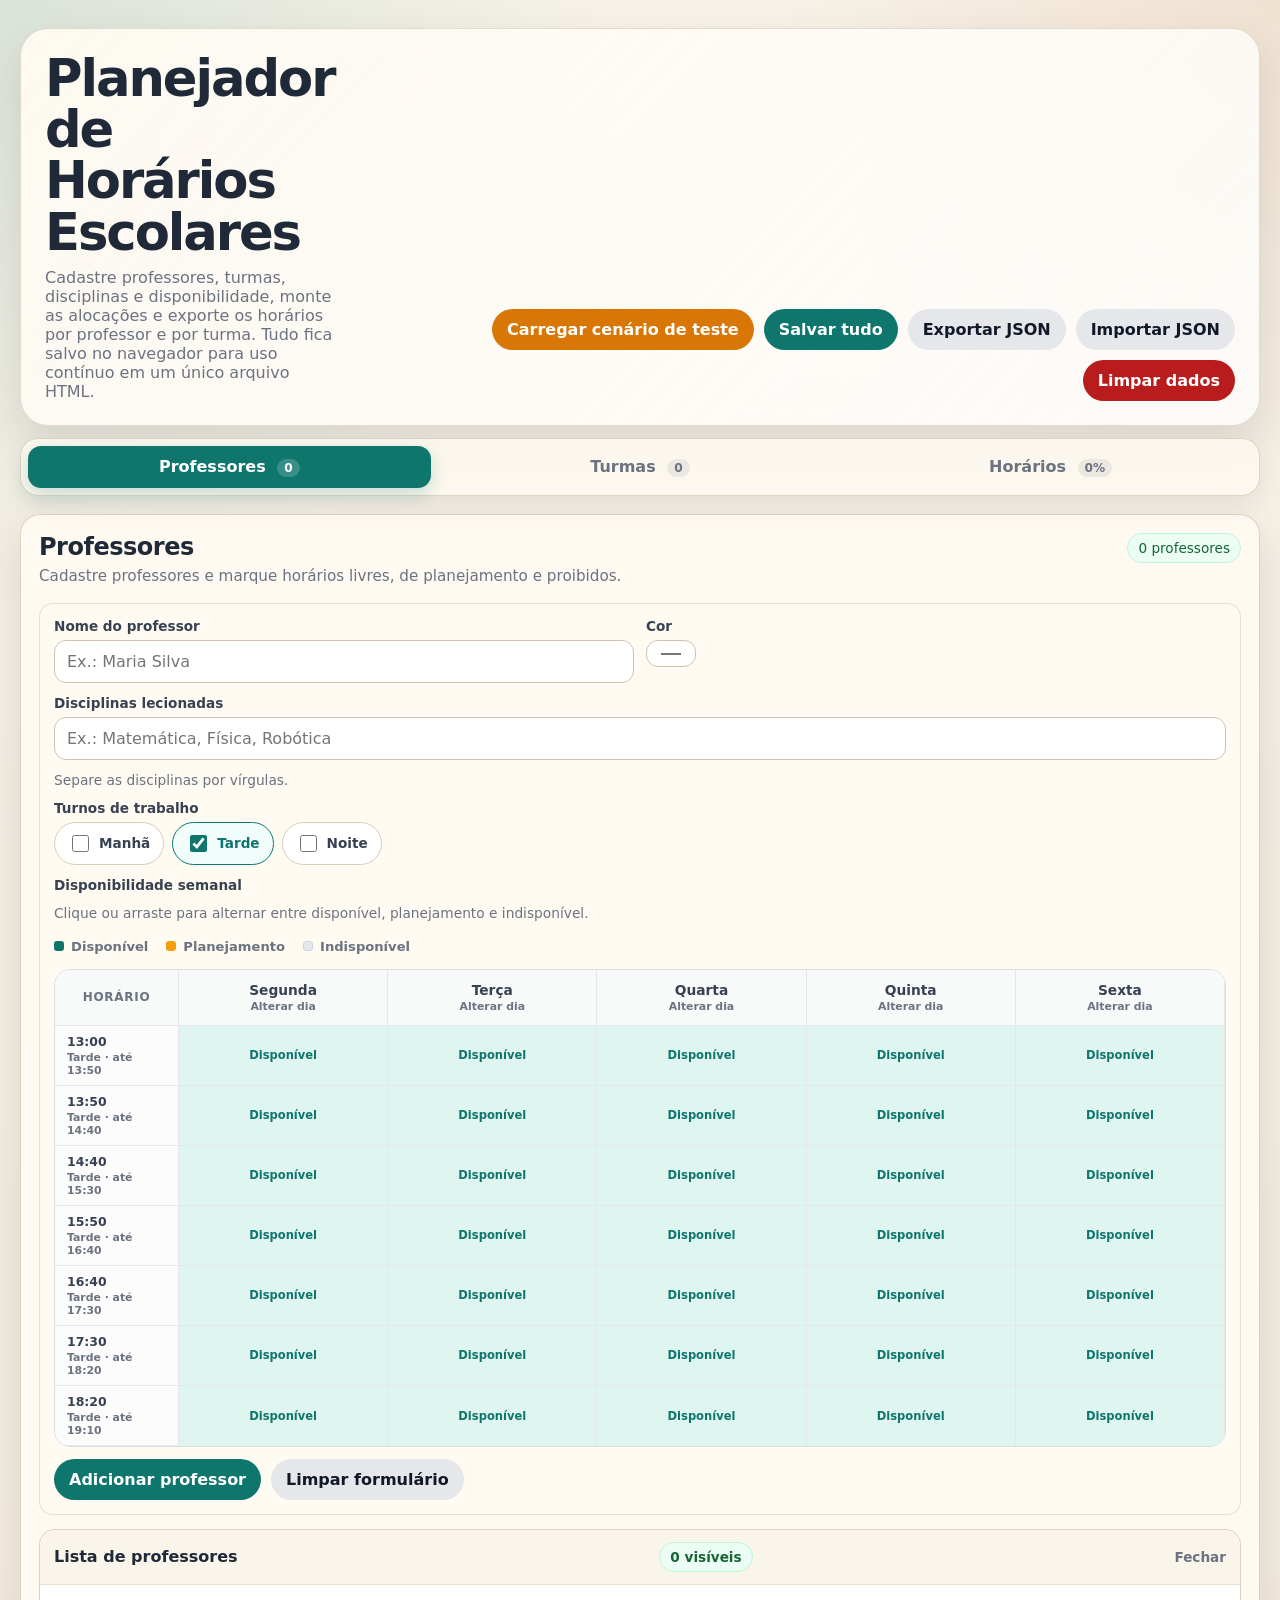
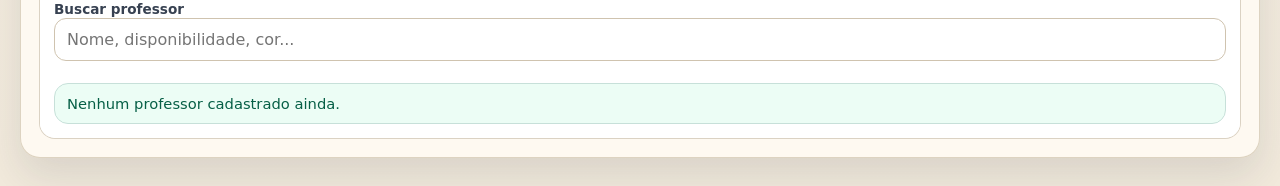
<file: index.html>
<!DOCTYPE html>
<html lang="pt-BR">
<head>
  <meta charset="UTF-8" />
  <meta name="viewport" content="width=device-width, initial-scale=1.0" />
  <meta http-equiv="refresh" content="0; url=pages/index.html" />
  <title>Planejador de Horários Escolares</title>
</head>
<body>
  <p>Redirecionando para <a href="pages/index.html">pages/index.html</a>...</p>
</body>
</html>
</file>
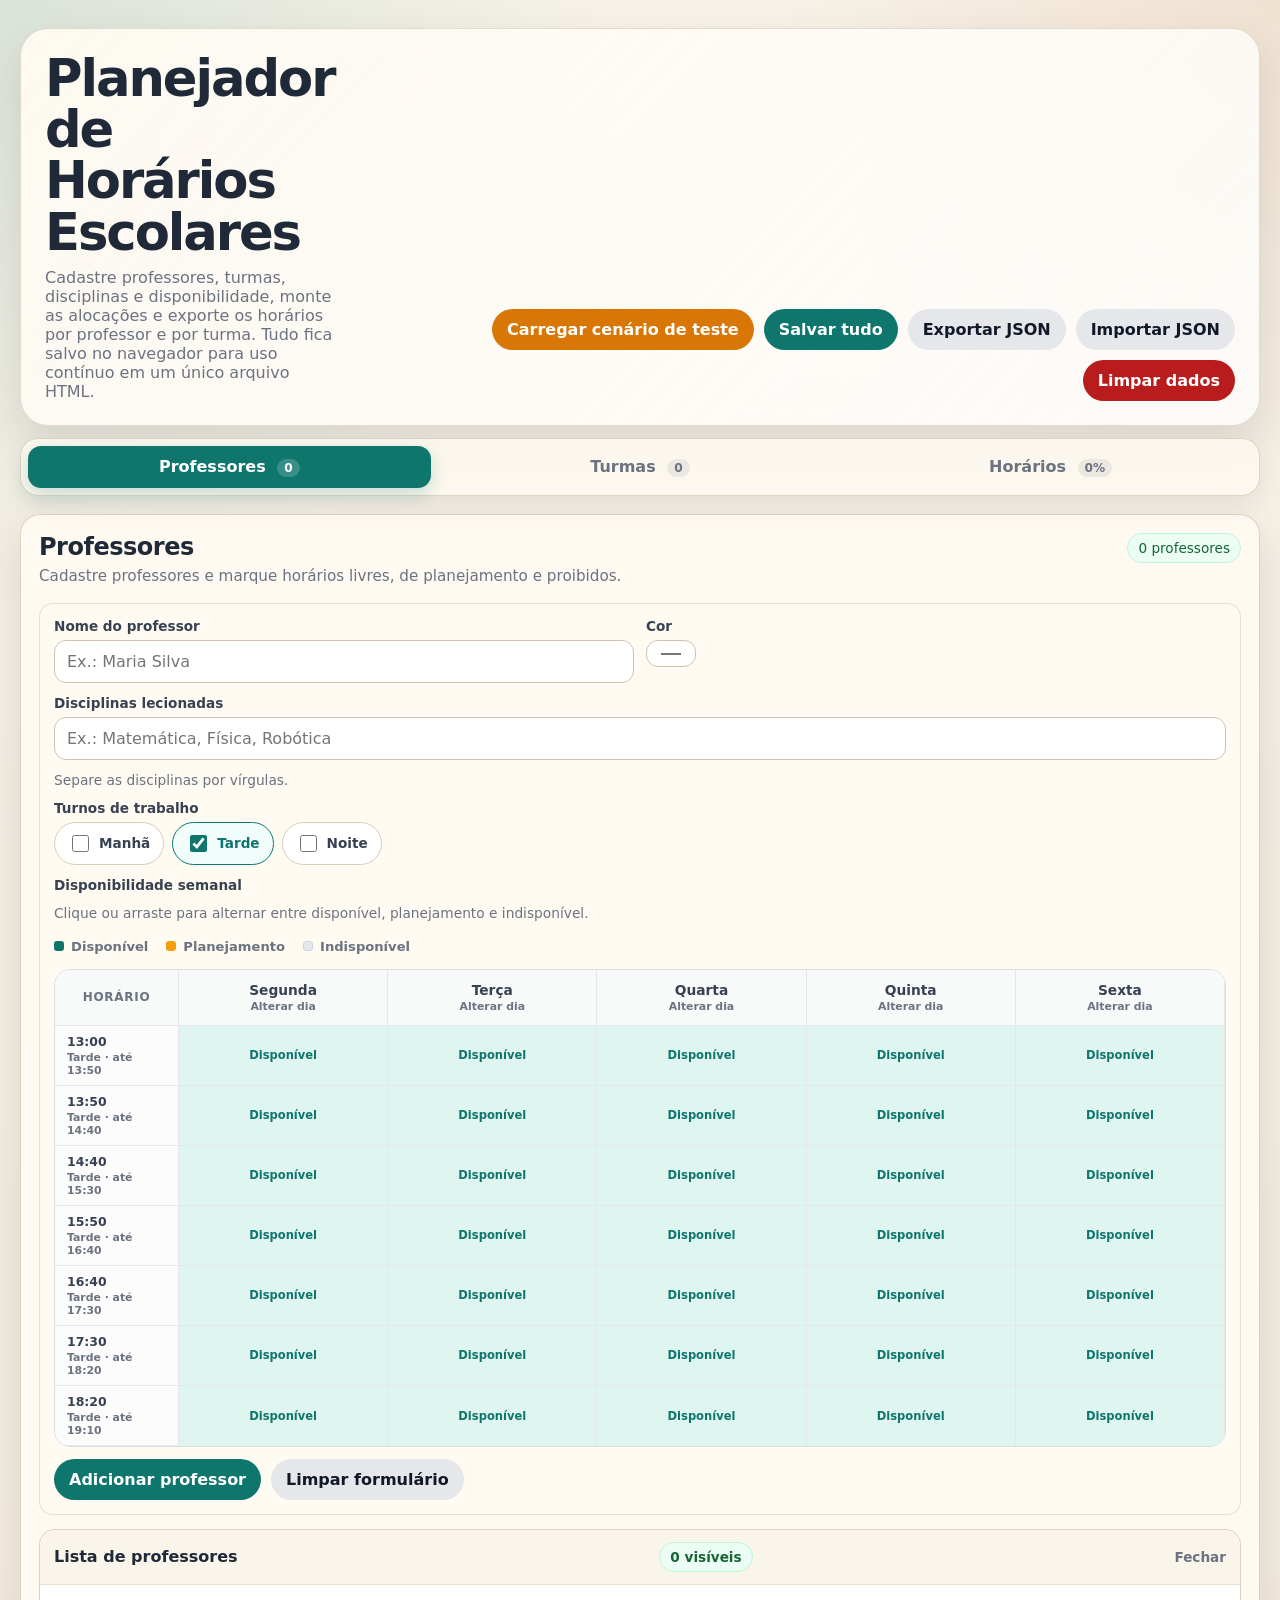
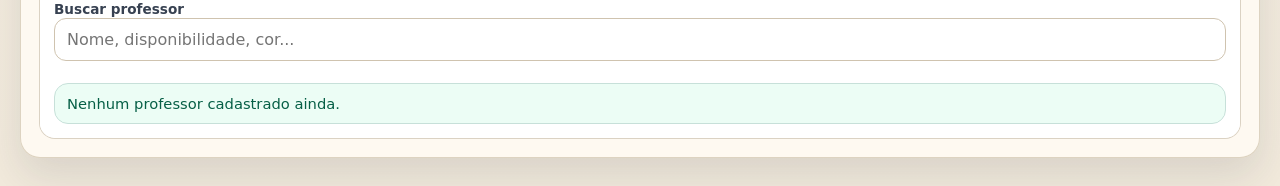
<file: pages/index.html>
<!DOCTYPE html>
<html lang="pt-BR">
<head>
  <meta charset="UTF-8" />
  <meta name="viewport" content="width=device-width, initial-scale=1.0" />
  <title>Planejador de Horários Escolares</title>
  <link rel="stylesheet" href="../elements/styles.css" />
</head>
<body>
  <header>
    <div class="hero">
      <div>
        <h1>Planejador de Horários Escolares</h1>
        <p>
          Cadastre professores, turmas, disciplinas e disponibilidade, monte as alocações e exporte os horários por professor e por turma.
          Tudo fica salvo no navegador para uso contínuo em um único arquivo HTML.
        </p>
      </div>
      <div class="hero-actions">
        <button class="secondary" id="btnLoadExample">Carregar cenário de teste</button>
        <button class="primary" id="btnSaveAll">Salvar tudo</button>
        <button class="ghost" id="btnExportJson">Exportar JSON</button>
        <button class="ghost" id="btnImportJson">Importar JSON</button>
        <button class="danger" id="btnResetAll">Limpar dados</button>
      </div>
    </div>
  </header>

  <main>
    <nav class="tabs" aria-label="Áreas do planejador">
      <button class="tab-button active" data-tab="teachers">Professores <span id="tabTeachersCount">0</span></button>
      <button class="tab-button" data-tab="classes">Turmas <span id="tabClassesCount">0</span></button>
      <button class="tab-button" data-tab="schedule">Horários <span id="tabCoverage">0%</span></button>
    </nav>
    <div class="grid">
      <section class="overview tab-panel hidden" data-panel="schedule" aria-label="Resumo do planejamento">
        <div class="metric"><span>Professores</span><strong id="metricTeachers">0</strong></div>
        <div class="metric"><span>Turmas</span><strong id="metricClasses">0</strong></div>
        <div class="metric"><span>Aulas previstas</span><strong id="metricRequired">0</strong></div>
        <div class="metric"><span>Aulas alocadas</span><strong id="metricAllocated">0</strong></div>
        <div class="metric accent"><span>Cobertura</span><strong id="metricCoverage">0%</strong></div>
      </section>

      <section class="card tab-panel hidden" data-panel="schedule" style="grid-column: span 12;">
        <div class="card-header">
          <div>
            <h2>Preferências da geração</h2>
            <p>Escolha o comportamento desejado. Restrições proibidas e conflitos nunca são ignorados.</p>
          </div>
          <span class="chip green">Motor inteligente</span>
        </div>
        <div class="card-body settings-grid">
          <label class="setting"><input id="preferDouble" type="checkbox" /> <span><strong>Favorecer aulas geminadas</strong><small>Agrupa duas aulas seguidas da mesma disciplina.</small></span></label>
          <label class="setting"><input id="avoidDouble" type="checkbox" /> <span><strong>Evitar aulas geminadas</strong><small>Distribui a disciplina ao longo da semana.</small></span></label>
          <label class="setting"><input id="preferFreeDays" type="checkbox" /> <span><strong>Concentrar dias do professor</strong><small>Tenta preservar dias inteiros livres.</small></span></label>
          <label class="setting"><input id="avoidGaps" type="checkbox" /> <span><strong>Evitar janelas</strong><small>Prefere horários consecutivos para professores.</small></span></label>
          <label class="setting"><input id="allowPlanning" type="checkbox" /> <span><strong>Usar planejamento como último recurso</strong><small>Só utiliza se não houver horário livre viável.</small></span></label>
          <div class="setting select-setting"><span><strong>Máximo de aulas/dia por professor</strong><small>Ajuda a equilibrar a carga diária.</small></span><select id="maxTeacherDaily"><option>3</option><option>4</option><option selected>5</option><option>6</option><option>7</option></select></div>
        </div>
      </section>

      <section class="card tab-panel" data-panel="teachers" style="grid-column: span 12;">
        <div class="card-header">
          <div>
            <h2>Professores</h2>
            <p>Cadastre professores e marque horários livres, de planejamento e proibidos.</p>
          </div>
          <span class="chip green" id="teachersCount">0 professores</span>
        </div>
        <div class="card-body">
          <div class="panel">
            <div class="form-grid">
              <div class="field large">
                <label for="teacherName">Nome do professor</label>
                <input id="teacherName" placeholder="Ex.: Maria Silva" />
              </div>
              <div class="field medium">
                <label for="teacherColor">Cor</label>
                <input id="teacherColor" type="color" value="#0f766e" />
              </div>
              <div class="field full">
                <label for="teacherSubjects">Disciplinas lecionadas</label>
                <input id="teacherSubjects" placeholder="Ex.: Matemática, Física, Robótica" />
                <div class="helper">Separe as disciplinas por vírgulas.</div>
              </div>
              <div class="field full">
                <label>Turnos de trabalho</label>
                <div class="shift-picker" id="teacherShifts">
                  <label><input type="checkbox" value="Manhã"> Manhã</label>
                  <label><input type="checkbox" value="Tarde" checked> Tarde</label>
                  <label><input type="checkbox" value="Noite"> Noite</label>
                </div>
              </div>
              <div class="field full">
                <label>Disponibilidade semanal</label>
                <div class="helper">Clique ou arraste para alternar entre disponível, planejamento e indisponível.</div>
                <div class="agenda-legend" aria-label="Legenda">
                  <span><i class="legend-dot available"></i> Disponível</span>
                  <span><i class="legend-dot planning"></i> Planejamento</span>
                  <span><i class="legend-dot blocked"></i> Indisponível</span>
                </div>
                <div class="weekly-agenda-wrap">
                  <div class="weekly-agenda" id="teacherAvailability"></div>
                </div>
              </div>
            </div>
            <div class="btn-row">
              <button class="primary" id="btnAddTeacher">Adicionar professor</button>
              <button class="ghost" id="btnClearTeacherForm">Limpar formulário</button>
            </div>
          </div>
          <details class="collapsible-panel" id="teachersPanel">
            <summary>
              <span>Lista de professores</span>
              <span class="chip green" id="teachersVisibleCount">0 visíveis</span>
            </summary>
            <div class="collapsible-content">
              <div class="search-box">
                <label for="teacherSearch">Buscar professor</label>
                <input id="teacherSearch" placeholder="Nome, disponibilidade, cor..." />
              </div>
              <div class="list" id="teachersList"></div>
            </div>
          </details>
        </div>
      </section>

      <section class="card tab-panel hidden" data-panel="classes" style="grid-column: span 12;">
        <div class="card-header">
          <div>
            <h2>Turmas e disciplinas</h2>
            <p>Defina turmas, disciplinas e os professores possíveis para cada disciplina da turma.</p>
          </div>
          <span class="chip warm" id="classesCount">0 turmas</span>
        </div>
        <div class="card-body">
          <div class="panel">
            <div class="form-grid">
              <div class="field large">
                <label for="className">Nome da turma</label>
                <input id="className" placeholder="Ex.: 7º Ano A" />
              </div>
              <div class="field medium">
                <label for="classShift">Turno</label>
                <select id="classShift">
                  <option value="Manhã">Manhã</option>
                  <option value="Tarde">Tarde</option>
                  <option value="Noite">Noite</option>
                </select>
              </div>
              <div class="field medium">
                <label for="classGrade">Etapa/Série</label>
                <input id="classGrade" placeholder="Ex.: Fundamental II" />
              </div>
              <div class="field full">
                <label for="classNotes">Observações</label>
                <textarea id="classNotes" placeholder="Ex.: aula de reforço, laboratório, atendimento etc."></textarea>
              </div>
              <div class="field full">
                <label>Horários disponíveis da turma</label>
                <div class="helper">Clique ou arraste para marcar horários. Clique no nome de um dia para selecionar a coluna inteira.</div>
                <div class="agenda-legend" aria-label="Legenda">
                  <span><i class="legend-dot available"></i> Disponível</span>
                  <span><i class="legend-dot blocked"></i> Indisponível</span>
                </div>
                <div class="weekly-agenda-wrap">
                  <div class="weekly-agenda" id="classAvailability"></div>
                </div>
              </div>
            </div>
            <div class="btn-row">
              <button class="primary" id="btnAddClass">Adicionar turma</button>
              <button class="ghost" id="btnClearClassForm">Limpar formulário</button>
            </div>
          </div>
          <div class="panel">
            <div class="form-grid">
              <div class="field medium">
                <label for="subjectClass">Turma</label>
                <select id="subjectClass"></select>
              </div>
              <div class="field medium">
                <label for="subjectName">Disciplina</label>
                <input id="subjectName" placeholder="Ex.: Matemática" />
              </div>
              <div class="field medium">
                <label for="subjectWeekly">Aulas/semana</label>
                <input id="subjectWeekly" type="number" min="0" value="1" />
              </div>
              <div class="field medium">
                <label>Carga atual da turma</label>
                <div class="load-preview" id="subjectClassLoad"><strong>0</strong><span>aulas semanais</span></div>
              </div>
              <div class="field full">
                <div class="picker-heading">
                  <div>
                    <label>Professores possíveis</label>
                    <div class="helper">Marque quem pode assumir a disciplina. Professores que já a lecionam aparecem primeiro.</div>
                  </div>
                  <span class="chip" id="selectedTeachersCount">0 selecionados</span>
                </div>
                <div class="teacher-picker" id="subjectTeachersPicker"></div>
              </div>
            </div>
            <div class="btn-row">
              <button class="secondary" id="btnAddSubject">Adicionar disciplina à grade</button>
            </div>
          </div>
          <details class="collapsible-panel" id="classesPanel">
            <summary>
              <span>Lista de turmas</span>
              <span class="chip warm" id="classesVisibleCount">0 visíveis</span>
            </summary>
            <div class="collapsible-content">
              <div class="search-box">
                <label for="classSearch">Buscar turma</label>
                <input id="classSearch" placeholder="Turma, disciplina, professor, observação..." />
              </div>
              <div class="list" id="classesList"></div>
            </div>
          </details>
        </div>
      </section>

      <section class="card tab-panel hidden" data-panel="schedule" style="grid-column: span 12;">
        <div class="card-header">
          <div>
            <h2>Grade de alocação</h2>
            <p>Edite manualmente ou gere a grade completa respeitando restrições e preferências.</p>
          </div>
          <span class="chip" id="allocationsCount">0 alocações</span>
        </div>
        <div class="card-body">
          <div class="panel">
            <div class="schedule-grid">
              <div class="field wide">
                <label for="scheduleClass">Turma</label>
                <select id="scheduleClass"></select>
              </div>
              <div class="field narrow">
                <label for="scheduleDay">Dia</label>
                <select id="scheduleDay"></select>
              </div>
              <div class="field narrow">
                <label for="schedulePeriod">Horário</label>
                <select id="schedulePeriod"></select>
              </div>
              <div class="field wide">
                <label for="scheduleSubject">Disciplina</label>
                <select id="scheduleSubject"></select>
              </div>
              <div class="field wide">
                <label for="scheduleTeacher">Professor</label>
                <select id="scheduleTeacher"></select>
              </div>
              <div class="field full">
                <div class="helper">Os blocos vão de 13:00 a 19:10, com intervalo entre 15:30 e 15:50. Cada combinação turma + dia + horário deve ser única.</div>
              </div>
            </div>
            <div class="btn-row">
              <button class="primary" id="btnAddAllocation">Salvar alocação</button>
              <button class="secondary" id="btnAutoAllocate">Alocação automática</button>
              <button class="ghost" id="btnAnalyzeSchedule">Analisar restrições</button>
              <button class="ghost" id="btnAutoSuggest">Sugerir professor</button>
              <button class="danger" id="btnClearAllocations">Limpar alocações</button>
            </div>
            <div class="notice warn hidden" id="allocationWarning"></div>
            <div class="diagnostic-panel hidden" id="diagnosticPanel" aria-live="polite"></div>
          </div>
          <div class="table-wrap">
            <table id="scheduleTable"></table>
          </div>
        </div>
      </section>

      <section class="card tab-panel hidden" data-panel="schedule" style="grid-column: span 6;">
        <div class="card-header">
          <div>
            <h2>Exportação por professor</h2>
            <p>Tabelas com turma, disciplina e horário de cada professor.</p>
          </div>
        </div>
        <div class="card-body">
          <div class="export-filter">
            <label for="exportTeacherSelect">Professor</label>
            <select id="exportTeacherSelect"></select>
          </div>
          <div class="btn-row">
            <button class="primary" id="btnExportAllTeachers">Exportar Horários Individuais</button>
            <button class="secondary" id="btnExportTeacherMatrix">Exportar Geral</button>
            <button class="primary" id="btnExportTeachersPdf">Salvar Individual</button>
            <button class="ghost" id="btnExportTeachersCsv">Exportar CSV</button>
          </div>
          <div class="table-wrap" style="margin-top: 14px;">
            <table id="teachersExportTable"></table>
          </div>
        </div>
      </section>

      <section class="card tab-panel hidden" data-panel="schedule" style="grid-column: span 6;">
        <div class="card-header">
          <div>
            <h2>Exportação semanal por turma</h2>
            <p>Cada turma em uma página, com a semana completa organizada por horário.</p>
          </div>
        </div>
        <div class="card-body">
          <div class="export-filter">
            <label for="exportClassSelect">Turma</label>
            <select id="exportClassSelect"></select>
          </div>
          <div class="btn-row">
            <button class="primary" id="btnExportDaysPdf">Exportar Turma</button>
            <button class="secondary" id="btnExportAllClasses">Exportar Todos</button>
            <button class="ghost" id="btnExportDaysCsv">Exportar CSV</button>
          </div>
          <div class="table-wrap" style="margin-top: 14px;">
            <div id="daysExportTable" class="day-class-pages"></div>
          </div>
        </div>
      </section>
    </div>
  </main>

  <input id="fileImport" type="file" accept="application/json" class="hidden" />

  <div class="modal-backdrop hidden" id="slotModal" role="dialog" aria-modal="true" aria-labelledby="slotModalTitle">
    <div class="slot-modal-card">
      <div class="slot-modal-header">
        <div><span class="eyebrow">Definir aula-base</span><h3 id="slotModalTitle">Horário da turma</h3></div>
        <button class="icon-button" id="btnCloseSlotModal" aria-label="Fechar">×</button>
      </div>
      <div class="slot-context" id="slotModalContext"></div>
      <div class="form-grid">
        <div class="field full"><label for="slotSubject">Disciplina</label><select id="slotSubject"></select></div>
        <div class="field full"><label for="slotTeacher">Professor</label><div class="slot-teacher-options" id="slotTeacher"></div></div>
        <label class="setting field full"><input id="slotLocked" type="checkbox" checked><span><strong>Manter esta aula fixa</strong><small>A geração automática preservará esta escolha e completará o restante da grade.</small></span></label>
      </div>
      <div class="notice warn hidden" id="slotModalWarning"></div>
      <div class="slot-modal-actions">
        <button class="danger ghost hidden" id="btnRemoveSlot">Remover aula</button>
        <span></span>
        <button class="ghost" id="btnCancelSlot">Cancelar</button>
        <button class="primary" id="btnSaveSlot">Salvar aula</button>
      </div>
    </div>
  </div>

  <script src="../scripts/app.js"></script>
</body>
</html>
</file>
<file: elements/styles.css>
:root {
  --bg: #f3efe7;
  --panel: #fffaf2;
  --panel-2: #f7f0e3;
  --ink: #1f2937;
  --muted: #6b7280;
  --line: #d8cdb9;
  --accent: #0f766e;
  --accent-2: #b45309;
  --danger: #b91c1c;
  --success: #166534;
  --shadow: 0 18px 40px rgba(31, 41, 55, 0.12);
  --radius: 20px;
  --radius-sm: 14px;
  --slot: minmax(92px, 1fr);
}

html { scroll-behavior: smooth; }

* { box-sizing: border-box; }
body {
  margin: 0;
  font-family: ui-sans-serif, system-ui, -apple-system, BlinkMacSystemFont, "Segoe UI", sans-serif;
  color: var(--ink);
  background:
    radial-gradient(circle at top left, rgba(15, 118, 110, 0.12), transparent 28%),
    radial-gradient(circle at top right, rgba(180, 83, 9, 0.10), transparent 24%),
    linear-gradient(180deg, #f7f2e8 0%, #f2eadc 100%);
  min-height: 100vh;
}

header {
  padding: 28px 20px 12px;
  max-width: 1500px;
  margin: 0 auto;
}

.hero {
  display: grid;
  grid-template-columns: 1.3fr auto;
  gap: 16px;
  align-items: end;
  padding: 24px;
  background: linear-gradient(135deg, rgba(255,250,242,0.95), rgba(255,255,255,0.75));
  border: 1px solid rgba(216, 205, 185, 0.7);
  border-radius: 28px;
  box-shadow: var(--shadow);
  backdrop-filter: blur(8px);
}

.hero h1 {
  margin: 0 0 10px;
  font-size: clamp(2rem, 4vw, 3.5rem);
  line-height: 1;
  letter-spacing: -0.04em;
}

.hero p {
  margin: 0;
  color: var(--muted);
  max-width: 72ch;
  font-size: 1rem;
}

.hero-actions {
  display: flex;
  gap: 10px;
  flex-wrap: wrap;
  justify-content: flex-end;
}

main {
  max-width: 1500px;
  margin: 0 auto;
  padding: 0 20px 28px;
}

.tabs {
  display: grid;
  grid-template-columns: repeat(3, 1fr);
  gap: 8px;
  padding: 7px;
  margin: 0 0 18px;
  border: 1px solid rgba(216, 205, 185, .85);
  border-radius: 18px;
  background: rgba(255, 250, 242, .8);
  box-shadow: 0 10px 25px rgba(31, 41, 55, .07);
  position: sticky;
  top: 8px;
  z-index: 10;
  backdrop-filter: blur(12px);
}
.tab-button {
  color: var(--muted);
  background: transparent;
  border-radius: 13px;
}
.tab-button span {
  display: inline-flex;
  margin-left: 6px;
  padding: 2px 7px;
  border-radius: 999px;
  background: rgba(107, 114, 128, .12);
  font-size: .76rem;
}
.tab-button.active { color: #fff; background: var(--accent); box-shadow: 0 7px 18px rgba(15, 118, 110, .22); }
.tab-button.active span { background: rgba(255,255,255,.18); }

.grid {
  display: grid;
  gap: 18px;
  grid-template-columns: repeat(12, 1fr);
}

.overview {
  grid-column: 1 / -1;
  display: grid;
  grid-template-columns: repeat(5, 1fr);
  gap: 12px;
}

.metric {
  padding: 16px 18px;
  background: rgba(255, 250, 242, 0.9);
  border: 1px solid rgba(216, 205, 185, 0.85);
  border-radius: 16px;
  box-shadow: 0 10px 25px rgba(31, 41, 55, 0.07);
}
.metric span { display: block; color: var(--muted); font-size: .82rem; font-weight: 700; }
.metric strong { display: block; margin-top: 4px; font-size: 1.65rem; letter-spacing: -.04em; }
.metric.accent { background: var(--accent); color: #fff; border-color: var(--accent); }
.metric.accent span { color: rgba(255,255,255,.78); }

.settings-grid {
  display: grid;
  grid-template-columns: repeat(3, 1fr);
  gap: 10px;
}
.setting {
  display: flex;
  align-items: flex-start;
  gap: 11px;
  padding: 14px;
  background: #fff;
  border: 1px solid #e2d8c7;
  border-radius: 14px;
  cursor: pointer;
}
.setting:has(input:checked) { border-color: var(--accent); background: #f0fdfa; }
.setting input { width: 18px; height: 18px; accent-color: var(--accent); }
.setting span { display: grid; gap: 4px; }
.setting small { color: var(--muted); font-weight: 500; line-height: 1.35; }
.select-setting { justify-content: space-between; align-items: center; cursor: default; }
.select-setting select { width: 74px; }

.card {
  background: rgba(255, 250, 242, 0.92);
  border: 1px solid rgba(216, 205, 185, 0.85);
  border-radius: var(--radius);
  box-shadow: var(--shadow);
  overflow: hidden;
}

.card h2, .card h3 {
  margin: 0;
  letter-spacing: -0.02em;
}

.card-header {
  padding: 18px 18px 0;
  display: flex;
  justify-content: space-between;
  align-items: start;
  gap: 16px;
}

.card-header p {
  margin: 6px 0 0;
  color: var(--muted);
  font-size: 0.95rem;
}

.card-body { padding: 18px; }

.panel {
  background: var(--panel);
  border: 1px solid rgba(216, 205, 185, 0.6);
  border-radius: var(--radius-sm);
  padding: 14px;
  margin-bottom: 14px;
}

.panel:last-child { margin-bottom: 0; }

.form-grid {
  display: grid;
  gap: 12px;
  grid-template-columns: repeat(12, 1fr);
}

.field { grid-column: span 4; display: flex; flex-direction: column; gap: 6px; }
.field.small { grid-column: span 2; }
.field.medium { grid-column: span 3; }
.field.large { grid-column: span 6; }
.field.full { grid-column: 1 / -1; }

label {
  font-size: 0.85rem;
  font-weight: 700;
  color: #374151;
}

input, select, textarea, button {
  font: inherit;
}

input, select, textarea {
  border: 1px solid #cfc3af;
  border-radius: 12px;
  background: #fff;
  padding: 11px 12px;
  color: var(--ink);
  outline: none;
}

input:focus, select:focus, textarea:focus {
  border-color: var(--accent);
  box-shadow: 0 0 0 3px rgba(15, 118, 110, 0.15);
}

textarea { min-height: 120px; resize: vertical; }

.btn-row {
  display: flex;
  flex-wrap: wrap;
  gap: 10px;
  margin-top: 12px;
}

button {
  border: 0;
  border-radius: 999px;
  padding: 11px 15px;
  cursor: pointer;
  font-weight: 700;
  transition: transform 0.15s ease, opacity 0.15s ease, background 0.15s ease;
}

button:hover { transform: translateY(-1px); }
button:active { transform: translateY(0); opacity: 0.92; }

.primary { background: var(--accent); color: white; }
.secondary { background: #d97706; color: white; }
.ghost { background: #e5e7eb; color: #111827; }
.danger { background: var(--danger); color: white; }
.success { background: var(--success); color: white; }

.list {
  display: grid;
  gap: 10px;
}

.collapsible-panel {
  margin-top: 14px;
  border: 1px solid rgba(207, 195, 175, 0.75);
  border-radius: 16px;
  background: #fff;
  overflow: hidden;
}

.collapsible-panel > summary {
  list-style: none;
  cursor: pointer;
  display: flex;
  align-items: center;
  justify-content: space-between;
  gap: 12px;
  padding: 12px 14px;
  background: #faf5eb;
  font-weight: 800;
  user-select: none;
}

.collapsible-panel > summary::-webkit-details-marker { display: none; }

.collapsible-panel > summary::after {
  content: 'Abrir';
  font-size: 0.85rem;
  color: var(--muted);
  font-weight: 700;
}

.collapsible-panel[open] > summary::after { content: 'Fechar'; }

.collapsible-content {
  padding: 14px;
  border-top: 1px solid #eadfce;
  background: #fff;
}

.search-box {
  margin-bottom: 12px;
}

.search-box input {
  width: 100%;
}

.picker-heading { display: flex; align-items: end; justify-content: space-between; gap: 12px; margin-bottom: 10px; }
.load-preview { display: flex; align-items: baseline; gap: 7px; min-height: 43px; padding: 9px 12px; border: 1px solid #cfc3af; border-radius: 12px; background: #f8faf9; }
.load-preview strong { color: var(--accent); font-size: 1.15rem; }
.load-preview span { color: var(--muted); font-size: .74rem; }
.shift-picker { display: flex; flex-wrap: wrap; gap: 8px; }
.shift-picker label { display: inline-flex; align-items: center; gap: 7px; padding: 9px 13px; border: 1px solid #d8cdb9; border-radius: 999px; background: #fff; cursor: pointer; }
.shift-picker label:has(input:checked) { border-color: var(--accent); background: #f0fdfa; color: var(--accent); }
.shift-picker input { width: 17px; height: 17px; accent-color: var(--accent); }
.teacher-picker { display: grid; grid-template-columns: repeat(2, minmax(0, 1fr)); gap: 8px; max-height: 290px; overflow: auto; padding: 2px; }
.teacher-option { display: grid; grid-template-columns: auto auto minmax(0, 1fr) auto; align-items: center; gap: 10px; padding: 11px; border: 1px solid #e2d8c7; border-radius: 12px; background: #fff; cursor: pointer; transition: border-color .12s ease, background .12s ease, box-shadow .12s ease; }
.teacher-option:hover { border-color: #9ccbc3; }
.teacher-option.selected { border-color: var(--accent); background: #f0fdfa; box-shadow: inset 0 0 0 1px var(--accent); }
.teacher-option input { width: 17px; height: 17px; accent-color: var(--accent); }
.teacher-option > i, .subject-teacher i { width: 10px; height: 28px; border-radius: 999px; background: var(--teacher-color); }
.teacher-option span { min-width: 0; display: grid; gap: 2px; }
.teacher-option strong, .teacher-option small { overflow: hidden; text-overflow: ellipsis; white-space: nowrap; }
.teacher-option small { color: var(--muted); font-size: .72rem; }
.teacher-option em { padding: 4px 7px; border-radius: 999px; background: #dcfce7; color: #166534; font-size: .65rem; font-style: normal; font-weight: 800; }
.picker-empty, .curriculum-empty { padding: 18px; border: 1px dashed #cfc3af; border-radius: 12px; color: var(--muted); text-align: center; }

.curriculum-summary { margin-top: 12px; overflow: hidden; border: 1px solid #d9e0dc; border-radius: 14px; background: #fff; }
.curriculum-heading { display: flex; align-items: center; justify-content: space-between; gap: 12px; padding: 13px 15px; background: #f8faf9; border-bottom: 1px solid #e5e7eb; }
.curriculum-heading > div:first-child { display: grid; gap: 2px; }
.curriculum-heading span { color: var(--muted); font-size: .75rem; }
.total-load { display: flex; align-items: baseline; gap: 6px; color: var(--accent); }
.total-load strong { font-size: 1.35rem; }
.curriculum-list { display: grid; }
.curriculum-row { display: grid; grid-template-columns: minmax(220px, 1fr) 110px 34px; align-items: center; gap: 12px; padding: 11px 14px; border-bottom: 1px solid #edf0ee; }
.curriculum-row:last-child { border-bottom: 0; }
.curriculum-row:hover { background: #fbfdfc; }
.subject-main { display: grid; gap: 6px; }
.subject-teachers { display: flex; flex-wrap: wrap; gap: 5px 10px; }
.subject-teacher { display: inline-flex; align-items: center; gap: 5px; color: var(--muted); font-size: .72rem; }
.subject-teacher i { width: 5px; height: 14px; }
.subject-unassigned { color: var(--danger); font-size: .72rem; font-weight: 700; }
.weekly-load { display: grid; justify-items: end; color: var(--muted); font-size: .68rem; }
.weekly-load strong { color: var(--ink); font-size: 1rem; }
.icon-button { display: grid; place-items: center; width: 30px; height: 30px; padding: 0; border-radius: 8px; }
.danger-soft { background: #fff1f2; color: #be123c; }

.item {
  border: 1px solid rgba(207, 195, 175, 0.75);
  border-radius: 14px;
  background: #fff;
  padding: 12px;
}

.item-top {
  display: flex;
  align-items: center;
  justify-content: space-between;
  gap: 12px;
  margin-bottom: 10px;
}

.item-title {
  font-weight: 800;
  font-size: 1rem;
}

.item-subtitle {
  color: var(--muted);
  font-size: 0.88rem;
  margin-top: 4px;
}

.chips {
  display: flex;
  flex-wrap: wrap;
  gap: 8px;
}

.chip {
  display: inline-flex;
  align-items: center;
  gap: 6px;
  padding: 6px 10px;
  border-radius: 999px;
  background: #eff6ff;
  color: #1d4ed8;
  font-size: 0.85rem;
  border: 1px solid #bfdbfe;
}

.chip.warm { background: #fff7ed; color: #9a3412; border-color: #fed7aa; }
.chip.green { background: #ecfdf5; color: #166534; border-color: #bbf7d0; }
.chip.red { background: #fef2f2; color: #b91c1c; border-color: #fecaca; }

.availability {
  display: grid;
  gap: 8px;
  grid-template-columns: repeat(5, minmax(96px, 1fr));
  margin-top: 10px;
}

.availability .slot {
  border-radius: 12px;
  border: 1px solid #cfc3af;
  padding: 9px 8px;
  font-size: 0.82rem;
  text-align: center;
  cursor: pointer;
  user-select: none;
  background: #fff;
}

.availability .slot[data-state="free"] { background: #ecfdf5; border-color: #bbf7d0; color: #166534; }
.availability .slot[data-state="planning"] { background: #fff7ed; border-color: #fdba74; color: #9a3412; }
.availability .slot[data-state="forbidden"] { background: #fef2f2; border-color: #fecaca; color: #b91c1c; }

.agenda-legend {
  display: flex;
  gap: 18px;
  margin: 12px 0 9px;
  color: var(--muted);
  font-size: .82rem;
  font-weight: 650;
}
.agenda-legend span { display: inline-flex; align-items: center; gap: 7px; }
.legend-dot { width: 10px; height: 10px; border-radius: 3px; }
.legend-dot.available { background: var(--accent); }
.legend-dot.planning { background: #f59e0b; }
.legend-dot.blocked { background: #e5e7eb; border: 1px solid #cbd5e1; }
.weekly-agenda-wrap {
  overflow-x: auto;
  border: 1px solid #d9e0dc;
  border-radius: 16px;
  background: #fff;
  box-shadow: inset 0 1px rgba(255,255,255,.8);
}
.weekly-agenda {
  display: grid;
  grid-template-columns: 124px repeat(5, minmax(125px, 1fr));
  min-width: 780px;
  user-select: none;
}
.agenda-no-shift { grid-column: 1 / -1; padding: 24px; color: var(--muted); text-align: center; background: #f8faf9; }
.agenda-corner, .agenda-day, .agenda-time, .agenda-cell { border-right: 1px solid #e5e7eb; border-bottom: 1px solid #e5e7eb; }
.agenda-corner {
  position: sticky;
  left: 0;
  z-index: 3;
  display: grid;
  place-items: center;
  min-height: 56px;
  background: #f8faf9;
  color: var(--muted);
  font-size: .75rem;
  font-weight: 800;
  text-transform: uppercase;
  letter-spacing: .06em;
}
.agenda-day {
  min-height: 56px;
  border-radius: 0;
  background: #f8faf9;
  color: #374151;
  font-size: .86rem;
}
.agenda-day:hover { transform: none; background: #e8f5f2; color: var(--accent); }
.agenda-day small { display: block; margin-top: 2px; color: var(--muted); font-size: .68rem; font-weight: 600; }
.agenda-time {
  position: sticky;
  left: 0;
  z-index: 2;
  display: flex;
  flex-direction: column;
  justify-content: center;
  min-height: 58px;
  padding: 8px 12px;
  background: #fbfcfb;
  color: #374151;
  font-size: .78rem;
  font-weight: 800;
}
.agenda-time small { margin-top: 2px; color: var(--muted); font-size: .68rem; font-weight: 600; }
.agenda-cell {
  position: relative;
  display: grid;
  place-items: center;
  min-height: 58px;
  border-radius: 0;
  background: #f3f4f6;
  color: #9ca3af;
  transition: background .12s ease, box-shadow .12s ease, color .12s ease;
}
.agenda-cell:hover { transform: none; z-index: 1; box-shadow: inset 0 0 0 2px rgba(15,118,110,.45); }
.agenda-cell[data-state="free"] { background: #dff5ef; color: #0f766e; }
.agenda-cell[data-state="free"]::after {
  content: 'Disponível';
  font-size: .72rem;
  font-weight: 800;
}
.agenda-cell[data-state="planning"] { background: #fff2cc; color: #a16207; }
.agenda-cell[data-state="planning"]::after { content: 'Planejamento'; font-size: .69rem; font-weight: 800; }
.agenda-cell[data-state="forbidden"]::after { content: '—'; font-weight: 800; }
.agenda-cell:nth-last-child(-n + 6) { border-bottom: 0; }
.compact-agenda-wrap { margin-top: 12px; border-radius: 13px; }
.compact-agenda.availability {
  grid-template-columns: 104px repeat(5, minmax(102px, 1fr));
  min-width: 650px;
  gap: 0;
  margin-top: 0;
}
.compact-agenda .agenda-corner,
.compact-agenda .agenda-day { min-height: 42px; }
.compact-agenda .agenda-day.readonly {
  display: grid;
  place-items: center;
  padding: 7px;
  cursor: default;
}
.compact-agenda .agenda-time,
.compact-agenda .agenda-cell { min-height: 43px; }
.compact-agenda .agenda-cell.readonly { cursor: default; }
.compact-agenda .agenda-cell.readonly:hover { box-shadow: none; }
.compact-agenda .agenda-cell[data-state="free"]::after { content: 'Livre'; }
.compact-agenda .agenda-cell[data-state="planning"]::after { font-size: .63rem; }

.table-wrap {
  overflow: auto;
  border: 1px solid #d9e0dc;
  border-radius: 16px;
  background: #fff;
  box-shadow: inset 0 1px rgba(255,255,255,.8);
}

table {
  border-collapse: separate;
  border-spacing: 0;
  width: 100%;
  min-width: 900px;
}

th, td {
  border-right: 1px solid #e5e7eb;
  border-bottom: 1px solid #e5e7eb;
  padding: 10px;
  vertical-align: middle;
  text-align: left;
  font-size: 0.86rem;
}
tr:last-child > * { border-bottom: 0; }
tr > *:last-child { border-right: 0; }

th {
  min-height: 54px;
  background: #f8faf9;
  color: #374151;
  position: sticky;
  top: 0;
  z-index: 2;
  font-size: .78rem;
  font-weight: 800;
}
tbody th {
  left: 0;
  z-index: 1;
  min-width: 105px;
}
tbody tr:hover td { box-shadow: inset 0 0 0 1px rgba(15,118,110,.18); }
.calendar-table-cell { min-height: 58px; transition: background .12s ease, box-shadow .12s ease; }
.calendar-table-cell.empty { background: #f7f8f8; color: #9ca3af; text-align: center; }
.calendar-table-cell.occupied { background: #f4fbf8; }
.calendar-table-cell.planning { background: #fffaf0; }
.empty-mark { color: #9ca3af; font-weight: 800; }
.lesson-block {
  display: grid;
  gap: 3px;
  min-width: 105px;
  padding: 9px 10px;
  border-left: 4px solid var(--lesson-color);
  border-radius: 8px;
  background: color-mix(in srgb, var(--lesson-color) 10%, white);
  color: #1f2937;
}
.lesson-block strong { font-size: .8rem; }
.lesson-block span { color: var(--muted); font-size: .72rem; }
.calendar-table-cell[data-slot] { cursor: pointer; }
.calendar-table-cell[data-slot]:hover { box-shadow: inset 0 0 0 2px rgba(15,118,110,.35); }
.lesson-block.fixed::after { content: 'Fixa'; justify-self: start; margin-top: 3px; padding: 2px 6px; border-radius: 999px; background: rgba(255,255,255,.8); color: var(--lesson-color); font-size: .62rem; font-weight: 900; text-transform: uppercase; }
.export-lesson {
  display: grid;
  gap: 2px;
  margin: 0 0 6px;
  padding: 7px 9px;
  border-left: 3px solid var(--accent);
  border-radius: 7px;
  background: #e9f7f3;
}
.export-lesson:last-child { margin-bottom: 0; }
.export-lesson strong { color: var(--accent); font-size: .74rem; }
.export-lesson span { color: #374151; font-size: .76rem; }
.planning-block { display: grid; gap: 2px; padding: 7px 9px; border-left: 3px solid #f59e0b; border-radius: 7px; background: #fff2cc; }
.planning-block strong { color: #92400e; font-size: .74rem; }
.planning-block span { color: #a16207; font-size: .7rem; }
#scheduleTable th:not(:first-child) { text-align: center; }
#scheduleTable .calendar-table-cell { height: 70px; }
#scheduleTable tbody th { min-width: 130px; }
#scheduleTable tbody th small { display: block; margin-top: 3px; color: var(--muted); font-size: .66rem; }
.schedule-day-heading { display: flex; align-items: center; justify-content: center; gap: 7px; }
.clear-day-button { display: grid; place-items: center; width: 21px; height: 21px; padding: 0; border-radius: 6px; background: #f1f5f4; color: #9ca3af; font-size: .85rem; }
.clear-day-button:hover { background: #fee2e2; color: #b91c1c; transform: none; }
#teachersExportTable .calendar-table-cell { min-width: 150px; height: 64px; }
#teachersExportTable tbody th { min-width: 130px; }
#teachersExportTable tbody th small { display: block; margin-top: 3px; color: var(--muted); font-size: .66rem; }
.export-time { white-space: nowrap; }
#daysExportTable td { line-height: 1.7; }
.export-filter { display: grid; grid-template-columns: minmax(220px, 380px); gap: 6px; margin-bottom: 4px; }
.shift-badge { display: inline-flex; padding: 4px 8px; border-radius: 999px; background: #eef2ff; color: #4338ca; font-size: .72rem; font-weight: 800; }
#daysExportTable { min-width: 760px; }
#daysExportTable th:first-child { min-width: 125px; }
#daysExportTable table { min-width: 0; }
.day-class-pages { display: grid; gap: 16px; padding: 14px; background: #f3f6f5; }
.class-day-page { overflow: hidden; border: 1px solid #d9e0dc; border-radius: 14px; background: #fff; box-shadow: 0 8px 20px rgba(31,41,55,.06); }
.class-day-heading { display: flex; align-items: center; justify-content: space-between; gap: 14px; padding: 14px 16px; border-bottom: 1px solid #e5e7eb; background: #f8faf9; }
.class-day-heading span { color: var(--accent); font-size: .7rem; font-weight: 900; text-transform: uppercase; letter-spacing: .05em; }
.class-day-heading h3 { margin: 3px 0 0; }
.class-day-heading > strong { color: var(--muted); font-size: .78rem; }

@supports not (background: color-mix(in srgb, red 10%, white)) {
  .lesson-block { background: #eef8f5; }
}

.tag {
  display: inline-flex;
  align-items: center;
  gap: 6px;
  border-radius: 999px;
  padding: 4px 9px;
  margin: 0 6px 6px 0;
  background: #eff6ff;
  color: #1d4ed8;
  border: 1px solid #bfdbfe;
  font-size: 0.82rem;
  white-space: nowrap;
}

.tag.orange { background: #fff7ed; color: #9a3412; border-color: #fed7aa; }
.tag.green { background: #ecfdf5; color: #166534; border-color: #bbf7d0; }
.tag.gray { background: #f3f4f6; color: #374151; border-color: #d1d5db; }

.schedule-grid {
  display: grid;
  gap: 10px;
  grid-template-columns: repeat(12, 1fr);
  align-items: start;
}

.schedule-grid .field.wide { grid-column: span 5; }
.schedule-grid .field.narrow { grid-column: span 2; }
.schedule-grid .field.xwide { grid-column: span 6; }

.notice {
  border-radius: 14px;
  border: 1px solid #c7e0d9;
  background: #ecfdf5;
  color: #065f46;
  padding: 11px 12px;
  font-size: 0.92rem;
  margin-top: 10px;
}

.notice.warn {
  background: #fff7ed;
  border-color: #fed7aa;
  color: #9a3412;
}

.diagnostic-panel {
  margin-top: 12px;
  padding: 16px;
  border: 1px solid #d9e0dc;
  border-radius: 14px;
  background: #fff;
}
.diagnostic-header { display: flex; justify-content: space-between; gap: 14px; align-items: center; margin-bottom: 12px; }
.diagnostic-header h3 { margin: 0; font-size: 1rem; }
.diagnostic-summary { color: var(--muted); font-size: .82rem; }
.diagnostic-list { display: grid; gap: 8px; }
.diagnostic-item { display: grid; grid-template-columns: auto 1fr; gap: 10px; padding: 11px; border-radius: 11px; background: #f8faf9; border: 1px solid #e5e7eb; }
.diagnostic-icon { display: grid; place-items: center; width: 24px; height: 24px; border-radius: 50%; font-weight: 900; font-size: .75rem; }
.diagnostic-item.error .diagnostic-icon { background: #fee2e2; color: #b91c1c; }
.diagnostic-item.warning .diagnostic-icon { background: #ffedd5; color: #c2410c; }
.diagnostic-item.success .diagnostic-icon { background: #dcfce7; color: #15803d; }
.diagnostic-item.success strong { color: #166534; }
.diagnostic-item.success span { color: #4b5563; }
.diagnostic-item strong, .diagnostic-item span { display: block; }
.diagnostic-item span { margin-top: 3px; color: var(--muted); font-size: .8rem; line-height: 1.4; }

.modal-backdrop { position: fixed; inset: 0; z-index: 100; display: grid; place-items: center; padding: 18px; background: rgba(17,24,39,.48); backdrop-filter: blur(5px); }
.slot-modal-card { width: min(560px, 100%); max-height: calc(100vh - 36px); overflow: auto; padding: 20px; border: 1px solid rgba(255,255,255,.75); border-radius: 20px; background: var(--panel); box-shadow: 0 28px 70px rgba(17,24,39,.28); }
.slot-modal-header { display: flex; align-items: start; justify-content: space-between; gap: 16px; }
.slot-modal-header h3 { margin: 3px 0 0; font-size: 1.35rem; }
.eyebrow { color: var(--accent); font-size: .68rem; font-weight: 900; letter-spacing: .08em; text-transform: uppercase; }
.slot-context { margin: 14px 0; padding: 10px 12px; border-radius: 10px; background: #e9f7f3; color: #0f766e; font-size: .82rem; font-weight: 800; }
.slot-teacher-options { display: grid; gap: 7px; }
.slot-teacher-option { display: grid; grid-template-columns: auto auto 1fr auto; align-items: center; gap: 9px; padding: 10px; border: 1px solid #e2d8c7; border-radius: 11px; background: #fff; cursor: pointer; }
.slot-teacher-option:has(input:checked) { border-color: var(--accent); background: #f0fdfa; }
.slot-teacher-option input { accent-color: var(--accent); }
.slot-teacher-option i { width: 7px; height: 26px; border-radius: 99px; background: var(--teacher-color); }
.slot-teacher-option small { color: var(--muted); }
.slot-teacher-option em { color: var(--success); font-size: .68rem; font-style: normal; font-weight: 800; }
.slot-modal-actions { display: grid; grid-template-columns: auto 1fr auto auto; gap: 8px; align-items: center; margin-top: 16px; }
body.modal-open { overflow: hidden; }

.footer-actions {
  display: flex;
  flex-wrap: wrap;
  gap: 10px;
  margin-top: 14px;
}

.helper {
  color: var(--muted);
  font-size: 0.86rem;
  margin-top: 6px;
}

.hidden { display: none !important; }

@media (max-width: 1100px) {
  .hero { grid-template-columns: 1fr; }
  .hero-actions { justify-content: flex-start; }
  .field, .field.small, .field.medium, .field.large, .schedule-grid .field.wide, .schedule-grid .field.narrow, .schedule-grid .field.xwide {
    grid-column: 1 / -1;
  }
  .availability { grid-template-columns: repeat(3, minmax(88px, 1fr)); }
  .settings-grid { grid-template-columns: repeat(2, 1fr); }
  .overview { grid-template-columns: repeat(3, 1fr); }
}

@media (max-width: 700px) {
  .availability { grid-template-columns: repeat(2, minmax(88px, 1fr)); }
  .card-header, .item-top { flex-direction: column; align-items: flex-start; }
  table { min-width: 760px; }
  .settings-grid, .overview { grid-template-columns: 1fr; }
  .tabs { top: 4px; }
  .tab-button { padding: 10px 6px; font-size: .85rem; }
  .tab-button span { display: none; }
  .weekly-agenda { grid-template-columns: 96px repeat(5, minmax(112px, 1fr)); }
  .teacher-picker { grid-template-columns: 1fr; }
  .curriculum-row { grid-template-columns: minmax(0, 1fr) auto 34px; }
}
</file>
